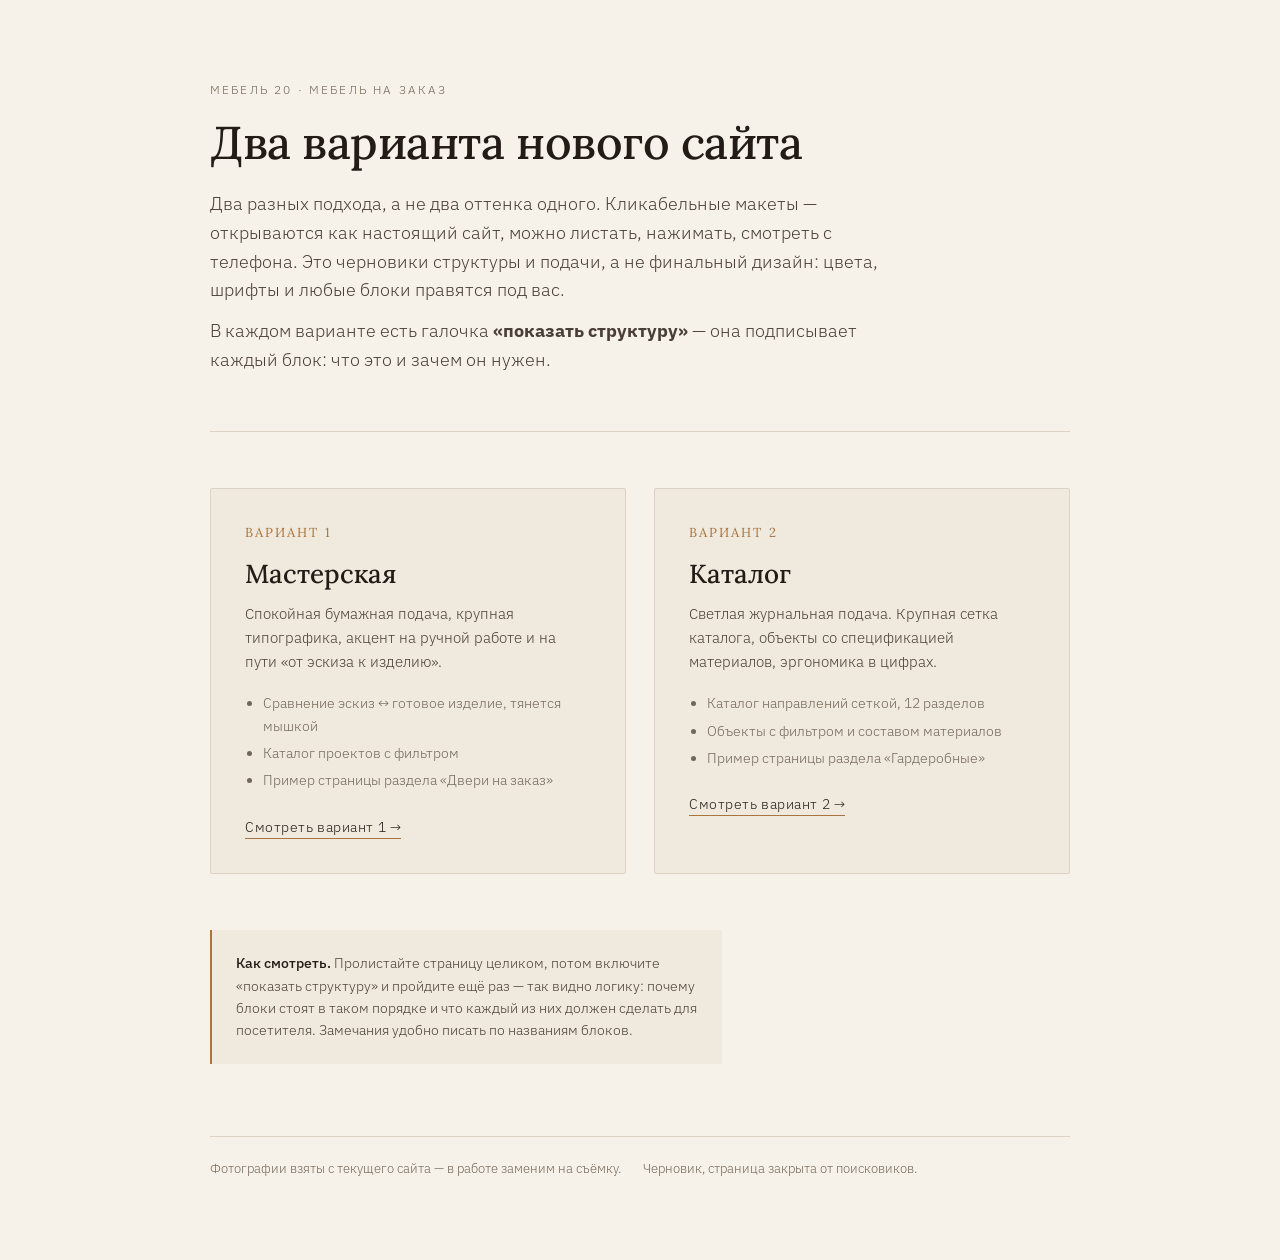
<file: index.html>
<!doctype html>
<html lang="ru">
<meta charset="utf-8">
<meta name="viewport" content="width=device-width, initial-scale=1">
<meta name="robots" content="noindex, nofollow">
<title>Мебель 20 — варианты нового сайта</title>
<link rel="stylesheet" href="https://fonts.googleapis.com/css2?family=Lora:ital,wght@0,400;0,500;0,600;1,400&family=IBM+Plex+Sans:wght@300;400;500;600&display=swap">
<style>
:root{
  --paper:#F6F2EA; --paper-2:#EFE9DE; --ink:#221B16; --ink-soft:#4A3F37;
  --muted:#736657; --line:#DCD3C4; --wood:#A9743F;
  --f-display:'Lora',Georgia,'Times New Roman',serif;
  --f-text:'IBM Plex Sans',-apple-system,Segoe UI,Roboto,sans-serif;
}
*{box-sizing:border-box}
body{margin:0;background:var(--paper);color:var(--ink);font-family:var(--f-text);
  font-weight:300;-webkit-font-smoothing:antialiased;line-height:1.6}
.wrap{max-width:940px;margin:0 auto;padding:clamp(32px,7vw,80px) clamp(20px,5vw,40px)}
.eyebrow{font-size:12px;letter-spacing:.18em;text-transform:uppercase;color:var(--muted);margin:0 0 18px}
h1{font-family:var(--f-display);font-weight:500;font-size:clamp(30px,5.5vw,46px);
  line-height:1.15;margin:0 0 20px;letter-spacing:-.01em}
.lead{font-size:clamp(15px,2.2vw,18px);color:var(--ink-soft);max-width:62ch;margin:0 0 12px}
.rule{height:1px;background:var(--line);margin:clamp(32px,6vw,56px) 0}
.cards{display:grid;grid-template-columns:repeat(auto-fit,minmax(300px,1fr));gap:clamp(16px,3vw,28px)}
.card{display:block;text-decoration:none;color:inherit;background:var(--paper-2);
  border:1px solid var(--line);border-radius:2px;padding:clamp(24px,4vw,34px);
  transition:transform .25s ease,box-shadow .25s ease,border-color .25s ease}
.card:hover{transform:translateY(-3px);box-shadow:0 14px 34px rgba(34,27,22,.10);border-color:var(--wood)}
.card .num{font-family:var(--f-display);font-size:13px;letter-spacing:.16em;
  text-transform:uppercase;color:var(--wood);display:block;margin-bottom:14px}
.card h2{font-family:var(--f-display);font-weight:500;font-size:clamp(21px,3vw,26px);margin:0 0 12px;line-height:1.25}
.card p{margin:0 0 18px;color:var(--ink-soft);font-size:15px}
.card ul{margin:0 0 22px;padding-left:18px;color:var(--muted);font-size:14px}
.card li{margin-bottom:5px}
.go{font-size:14px;letter-spacing:.04em;color:var(--ink);border-bottom:1px solid var(--wood);padding-bottom:2px}
.card.soon{opacity:.55;pointer-events:none}
.card.soon .go{color:var(--muted);border-bottom-style:dashed;border-color:var(--line)}
.note{margin-top:clamp(32px,6vw,56px);padding:22px 24px;border-left:2px solid var(--wood);
  background:var(--paper-2);font-size:14px;color:var(--ink-soft);max-width:64ch}
.note strong{font-weight:500;color:var(--ink)}
footer{margin-top:clamp(40px,7vw,72px);padding-top:22px;border-top:1px solid var(--line);
  font-size:13px;color:var(--muted);display:flex;flex-wrap:wrap;gap:8px 22px}
@media (prefers-reduced-motion:reduce){.card{transition:none}.card:hover{transform:none}}
</style>

<div class="wrap">
  <p class="eyebrow">Мебель 20 · мебель на заказ</p>
  <h1>Два варианта нового сайта</h1>
  <p class="lead">Два разных подхода, а не два оттенка одного. Кликабельные макеты — открываются как настоящий сайт, можно листать,
     нажимать, смотреть с телефона. Это черновики структуры и подачи, а не финальный
     дизайн: цвета, шрифты и любые блоки правятся под вас.</p>
  <p class="lead">В каждом варианте есть галочка <strong>«показать структуру»</strong> —
     она подписывает каждый блок: что это и зачем он нужен.</p>

  <div class="rule"></div>

  <div class="cards">
    <a class="card" href="v1/">
      <span class="num">Вариант 1</span>
      <h2>Мастерская</h2>
      <p>Спокойная бумажная подача, крупная типографика, акцент на ручной работе
         и на пути «от эскиза к изделию».</p>
      <ul>
        <li>Сравнение эскиз ↔ готовое изделие, тянется мышкой</li>
        <li>Каталог проектов с фильтром</li>
        <li>Пример страницы раздела «Двери на заказ»</li>
      </ul>
      <span class="go">Смотреть вариант 1 →</span>
    </a>

    <a class="card" href="v2/">
      <span class="num">Вариант 2</span>
      <h2>Каталог</h2>
      <p>Светлая журнальная подача. Крупная сетка каталога, объекты со спецификацией
         материалов, эргономика в цифрах.</p>
      <ul>
        <li>Каталог направлений сеткой, 12 разделов</li>
        <li>Объекты с фильтром и составом материалов</li>
        <li>Пример страницы раздела «Гардеробные»</li>
      </ul>
      <span class="go">Смотреть вариант 2 →</span>
    </a>
  </div>

  <div class="note">
    <strong>Как смотреть.</strong> Пролистайте страницу целиком, потом включите
    «показать структуру» и пройдите ещё раз — так видно логику: почему блоки
    стоят в таком порядке и что каждый из них должен сделать для посетителя.
    Замечания удобно писать по названиям блоков.
  </div>

  <footer>
    <span>Фотографии взяты с текущего сайта — в работе заменим на съёмку.</span>
    <span>Черновик, страница закрыта от поисковиков.</span>
  </footer>
</div>
</file>
